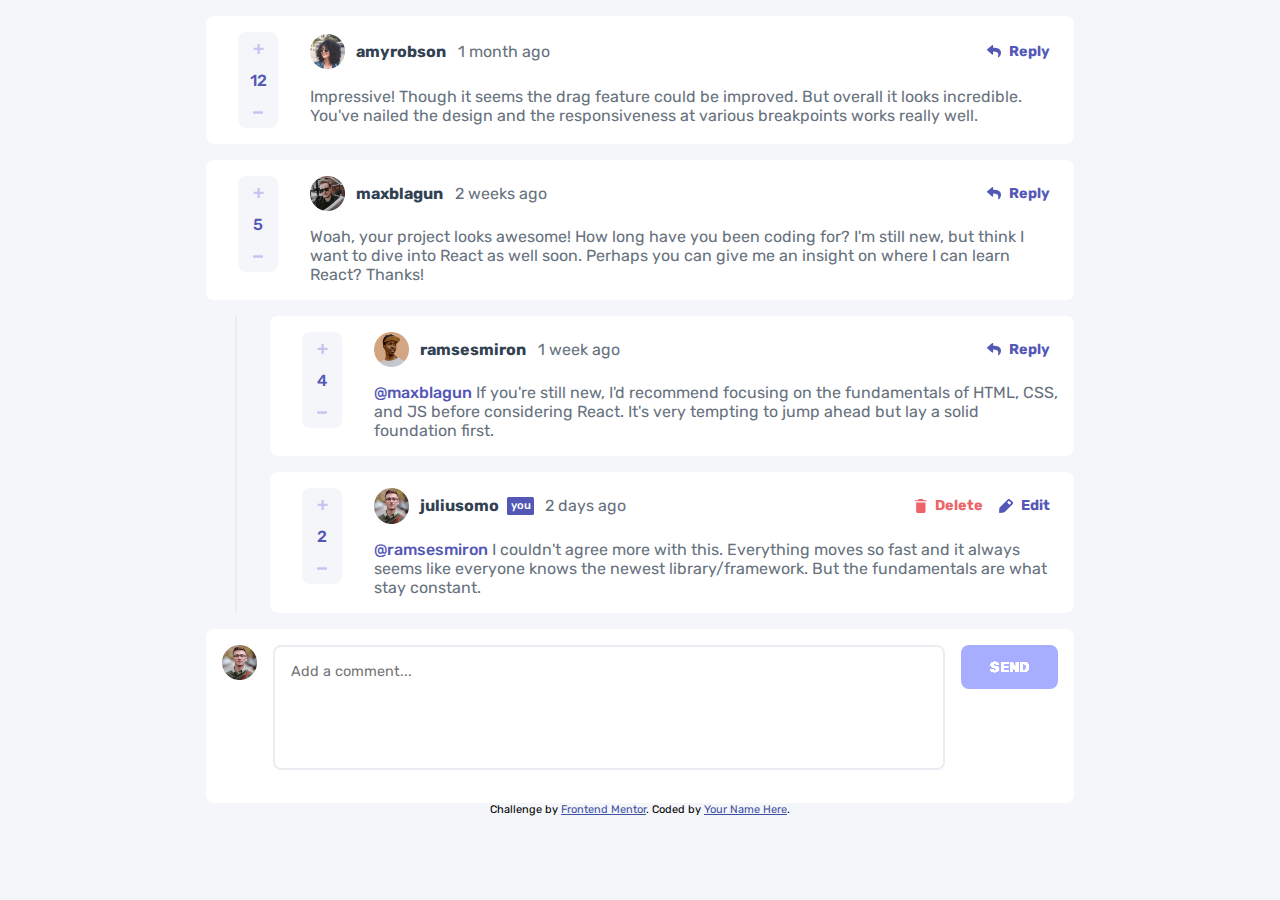
<file: index.html>
<!DOCTYPE html>
<html lang="en">

<head>
  <meta charset="UTF-8">
  <meta name="viewport" content="width=device-width, initial-scale=1.0">
  <!-- displays site properly based on user's device -->
  <link rel="icon" type="image/png" sizes="32x32" href="./images/favicon-32x32.png">
  <link rel="stylesheet" href="style.css">

  <!-- Google fonts -->
  <link rel="preconnect" href="https://fonts.googleapis.com">
  <link rel="preconnect" href="https://fonts.gstatic.com" crossorigin>
  <link href="https://fonts.googleapis.com/css2?family=Rubik:ital,wght@0,300..900;1,300..900&display=swap"
    rel="stylesheet">

  <title>Frontend Mentor | Interactive comments section</title>



  <!-- Feel free to remove these styles or customise in your own stylesheet 👍 -->
  <style>

  </style>
</head>

<body>

  <div class="comment-section">
    <!-- Pull dynamic content from the data.json file -->

  </div>

  <div class="attribution">
    Challenge by <a href="https://www.frontendmentor.io?ref=challenge" target="_blank">Frontend Mentor</a>.
    Coded by <a href="#">Your Name Here</a>.
  </div>
  <script type="module" src="./main.js"></script>
</body>

</html>
</file>
<file: style.css>
/* CSS Reset */
*,
*::before,
*::after {
  margin: 0;
  padding: 0;
  box-sizing: border-box;
  font-family: "Rubik", sans-serif; /* Use a default sans-serif font */
  font-optical-sizing: auto;
  font-weight: 400;
  font-size: normal;
  font-size: 16px;
}

body {
  margin: 0;
  font-family: "Rubik", sans-serif; /* Use a default sans-serif font */
  font-optical-sizing: auto;
  font-weight: 400;
  font-size: normal;
}

main {
  display: block; /* Default display for main element */
}

/* attribution */

.attribution {
  font-size: 11px;
  text-align: center;
}

.attribution a {
  font-size: 11px;
  color: hsl(228, 45%, 44%);
}

/* create a color palette */

:root {
  /* Primary */
  --color-moderate-blue: hsl(238, 40%, 52%);
  --color-soft-red: hsl(358, 79%, 66%);
  --color-light-grayish-blue: hsl(239, 57%, 85%);
  --color-pale-red: hsl(357, 100%, 86%);
  /* Neutral */
  --color-dark-blue: hsl(212, 24%, 26%);
  --color-grayish-blue: hsl(211, 10%, 45%);
  --color-light-gray: hsl(223, 19%, 93%);
  --color-very-light-gray: hsl(228, 33%, 97%);
  --color-white: hsl(0, 0%, 100%);
  --color-black: hsl(0, 0%, 0%);
  /* Weights */
  --weight-400: 400;
  --weight-500: 500;
  --weight-700: 700;
}

/* utility classes */

.hidden {
  display: none !important;
}

button.greyed-out {
  cursor: default !important;
  filter: brightness(200%) !important;
}

button.voted {
  position: relative;
  overflow: hidden;
}

button.voted::before {
  content: "";
  position: absolute;
  top: 0;
  left: 0;
  width: 100%;
  height: 100%;
  background-color: var(--color-moderate-blue);
  mix-blend-mode: color-burn;
  pointer-events: none;
  z-index: 1;
}
/* Styles here */

body {
  display: flex;
  flex-direction: column;
  align-items: center;
  background-color: var(--color-very-light-gray);
}

.comment-section {
  display: flex;
  flex-direction: column;
  justify-content: center;
  align-items: stretch;
  background-color: none;
  width: 100%;
  max-width: 900px;
}
.comment {
  display: grid;
  grid-template-columns: max-content 1fr;
  grid-template-rows: repeat(3, min-content);
  gap: 1rem;
  margin: 1rem 1rem 0 1rem;
  padding: 1rem;
  background-color: var(--color-white);
  border-radius: 0.5rem;
}

.username-container {
  display: flex;
  flex-direction: row;
  align-items: center;
  grid-column-start: 1;
  grid-column-end: 3;
  grid-row-start: 1;
  grid-row-end: 2;
}

.username-container .user-icon {
  height: 2.2rem;
  width: auto;
}

.username-container .username {
  text-decoration: none;
  margin-left: 0.7rem;
  font-weight: var(--weight-700);
  color: var(--color-dark-blue);
}

.username-container .created-at {
  margin-left: 0.7rem;
  font-weight: var(--weight-400);
  color: var(--color-grayish-blue);
}

.content {
  grid-column-start: 1;
  grid-column-end: 3;
  grid-row-start: 2;
  grid-row-end: 3;
  font-weight: var(--weight-400);
  color: var(--color-grayish-blue);
}

.content a {
  text-decoration: none;
  color: var(--color-moderate-blue);
  font-weight: var(--weight-500);
}

.score {
  display: flex;
  flex-direction: row;
  align-items: center;
  grid-column-start: 1;
  grid-column-end: 2;
  grid-row-start: 3;
  grid-row-end: 4;
}

.score > * {
  display: flex;
  align-items: center;
  justify-content: center;
  border: none;
  padding: 0.7rem 0.5rem 0.7rem 0.5rem;
  width: auto;
  height: 2rem;
  align-items: center;
  font-weight: var(--weight-500);
  font-size: 1rem;
  background-color: var(--color-very-light-gray);
}

.score .upvote {
  cursor: pointer;
  color: var(--color-grayish-blue);
  border-top-left-radius: 0.5rem;
  border-bottom-left-radius: 0.5rem;
}

.score .downvote {
  cursor: pointer;
  color: var(--color-grayish-blue);
  border-top-right-radius: 0.5rem;
  border-bottom-right-radius: 0.5rem;
}

.score .score-count {
  color: var(--color-moderate-blue);
}

.button-container {
  grid-column-start: 2;
  grid-column-end: 3;
  grid-row-start: 3;
  grid-row-end: 4;
  display: flex;
  flex-direction: row;
  align-items: center;
  justify-self: last baseline;
}

.comment .button-container button {
  cursor: pointer;
  display: flex;
  align-items: center;
  border: none;
  background: none;
  width: fit-content;
  padding: 0 0.5rem 0 0.5rem;
}

.comment .button-container button span {
  margin-left: 0.5rem;
  font-weight: var(--weight-700);
  font-size: 0.9rem;
}

.reply-button span,
.edit-button span {
  color: var(--color-moderate-blue);
}

.delete-button span {
  color: var(--color-soft-red);
}

.badge {
  background-color: var(--color-moderate-blue);
  color: var(--color-white);
  padding: 0.1rem 0.2rem 0.2rem 0.2rem;
  border-radius: 0.1rem;
  font-size: 0.7rem;
  font-weight: var(--weight-500);
  text-align: center;
  margin-left: 0.5rem;
}

.replies {
  position: relative;
  margin-left: 1rem;
}

.replies::before {
  content: "";
  position: absolute;
  left: 0;
  top: 1rem;
  height: calc(100% - 1rem);
  width: 2px;
  background-color: var(--color-light-gray);
}

.add-comment,
.add-reply {
  align-self: stretch;
  display: grid;
  grid-template-columns: 1fr 1fr;
  grid-template-rows: auto auto;
  margin: 1rem 1rem 0 1rem;
  padding: 1rem;
  border-radius: 0.5rem;
  background-color: var(--color-white);
}

.edit-comment {
  display: flex;
  flex-direction: column;
}

.edit-comment .textarea,
.add-comment textarea,
.add-reply .textarea {
  cursor: text;
  border: 2px solid var(--color-light-gray);
  border-radius: 0.5rem;
  padding: 1rem;
  margin: 0 0 1.1rem 0;
  font-size: 0.9rem;
  color: var(--color-black);
  font-weight: var(--weight-400);
  resize: none;
}

.add-comment textarea,
.add-reply .textarea {
  grid-column-start: 1;
  grid-column-end: 3;
  grid-row-start: 1;
  grid-row-end: 2;
}

.add-comment .user-icon,
.add-reply .user-icon {
  grid-column-start: 1;
  grid-column-end: 2;
  grid-row-start: 2;
  grid-row-end: 3;
  justify-self: start;
  align-self: center;
  height: 2.2rem;
  width: auto;
}

.add-comment .send-button,
.add-reply .reply-button {
  grid-column-start: 2;
  grid-column-end: 3;
  grid-row-start: 2;
  grid-row-end: 3;
}

.edit-comment .update-button,
.add-comment .send-button,
.add-reply .reply-button {
  cursor: pointer;
  justify-self: end;
  align-self: center;
  padding: 0.8rem 1.8rem 0.8rem 1.8rem;
  border: none;
  border-radius: 0.5rem;
  background-color: var(--color-moderate-blue);
}

.edit-comment .update-button {
  align-self: end;
}

.edit-comment .update-button span,
.add-comment .send-button span,
.add-reply .reply-button span {
  color: var(--color-white);
  font-weight: var(--weight-700);
  font-size: 0.9rem;
}

.edit-comment .update-button:active,
.add-comment .send-button:active,
.add-reply .reply-button:active {
  filter: brightness(200%);
}

.edit-comment .textarea,
.add-reply .textarea {
  width: 100%;
}

.edit-comment .textarea,
.add-reply .textarea span {
  text-wrap: warp;
  overflow-wrap: break-word;
}

.edit-comment .textarea .text-content:focus,
.add-reply .textarea .text-content:focus {
  outline: none;
}

.edit-comment .textarea.focused,
.add-reply .textarea.focused {
  border: 2px solid var(--color-moderate-blue);
}

.edit-comment .reply-to,
.add-reply .reply-to {
  display: inline;
  color: var(--color-moderate-blue);
  margin: 0 0.3rem;
}

.edit-comment .text-content,
.add-reply .text-content {
  display: inline;
}

.modal {
  position: fixed;
  top: 0;
  left: 0;
  width: 100%;
  height: 100%;
  background-color: rgba(0, 0, 0, 0.5);
  display: flex;
  align-items: center;
  justify-content: center;
}

.modal-content {
  background-color: var(--color-white);
  padding: 2rem;
  margin: 0 1rem 1rem 1rem;
  border-radius: 0.5rem;
  display: flex;
  flex-direction: column;
  align-items: start;
  justify-content: center;
}

.modal-content h2 {
  font-size: 1.5rem;
  font-weight: var(--weight-500);
  color: var(--color-dark-blue);
  margin-bottom: 1rem;
}

.modal-content p {
  font-size: 0.9rem;
  font-weight: var(--weight-400);
  color: var(--color-grayish-blue);
}

.modal-content .buttons {
  display: flex;
  width: 100%;
  flex-direction: row;
  align-items: center;
  justify-content: center;
}

.modal-content button {
  cursor: pointer;
  border: none;
  border-radius: 0.5rem;
  padding: 0.8rem 1.8rem 0.8rem 1.8rem;
  margin: 1rem 1rem 0 0;
  font-weight: var(--weight-700);
  font-size: 1rem;
  color: var(--color-white);
}

.modal-content button.delete {
  background-color: var(--color-soft-red);
}

.modal-content button.cancel {
  background-color: var(--color-grayish-blue);
}

@media (min-width: 768px) {
  .comment {
    display: grid;
    grid-template-columns: max-content 1fr max-content;
    grid-template-rows: repeat(2, min-content);
    /* gap: 1rem; */
    /* margin: 1rem 1rem 0 1rem; */
    /* padding: 1rem; */
    /* background-color: var(--color-white); */
    /* border-radius: 0.5rem; */
  }

  .comment .score {
    grid-column-start: 1;
    grid-column-end: 2;
    grid-row-start: 1;
    grid-row-end: 3;
    flex-direction: column;
    align-items: center;
    justify-content: start;
  }

  .comment .score > * {
    height: 2rem;
    width: 2.5rem;
    margin: 0 1rem;
  }

  .comment .score .upvote {
    border-radius: 0;
    border-top-left-radius: 0.5rem;
    border-top-right-radius: 0.5rem;
  }

  .comment .score .downvote {
    border-radius: 0;
    border-bottom-left-radius: 0.5rem;
    border-bottom-right-radius: 0.5rem;
  }

  .comment .username-container {
    grid-column-start: 2;
    grid-column-end: 3;
    grid-row-start: 1;
    grid-row-end: 2;
  }

  .comment .content {
    grid-column-start: 2;
    grid-column-end: 4;
    grid-row-start: 2;
    grid-row-end: 3;
  }

  .comment .button-container {
    grid-row-start: 1;
    grid-row-end: 2;
    grid-column-start: 3;
    grid-column-end: 4;
    justify-self: end;
    align-self: center;
  }

  .replies {
    /* position: relative; */
    margin-left: 4rem;
  }

  .replies::before {
    content: "";
    position: absolute;
    left: -1.2em;
    top: 1rem;
    height: calc(100% - 1rem);
    width: 2px;
    background-color: var(--color-light-gray);
  }

  .add-comment,
  .add-reply {
    display: grid;
    grid-template-columns: max-content 1fr max-content;
    grid-template-rows: 1fr;
    gap: 1rem;
  }

  .add-comment textarea,
  .add-reply .textarea {
    grid-column: 2 / 3;
    grid-row: 1 / 2;
    min-height: 125px;
  }

  .add-comment .user-icon,
  .add-reply .user-icon {
    grid-column: 1 / 2;
    grid-row: 1 / 2;
    justify-self: center;
    align-self: start;
    height: 2.2rem;
    width: auto;
  }

  .add-comment .send-button,
  .add-reply .reply-button {
    grid-column: 3 / 4;
    grid-row: 1 / 2;
    justify-self: center;
    align-self: start;
  }
}
</file>
